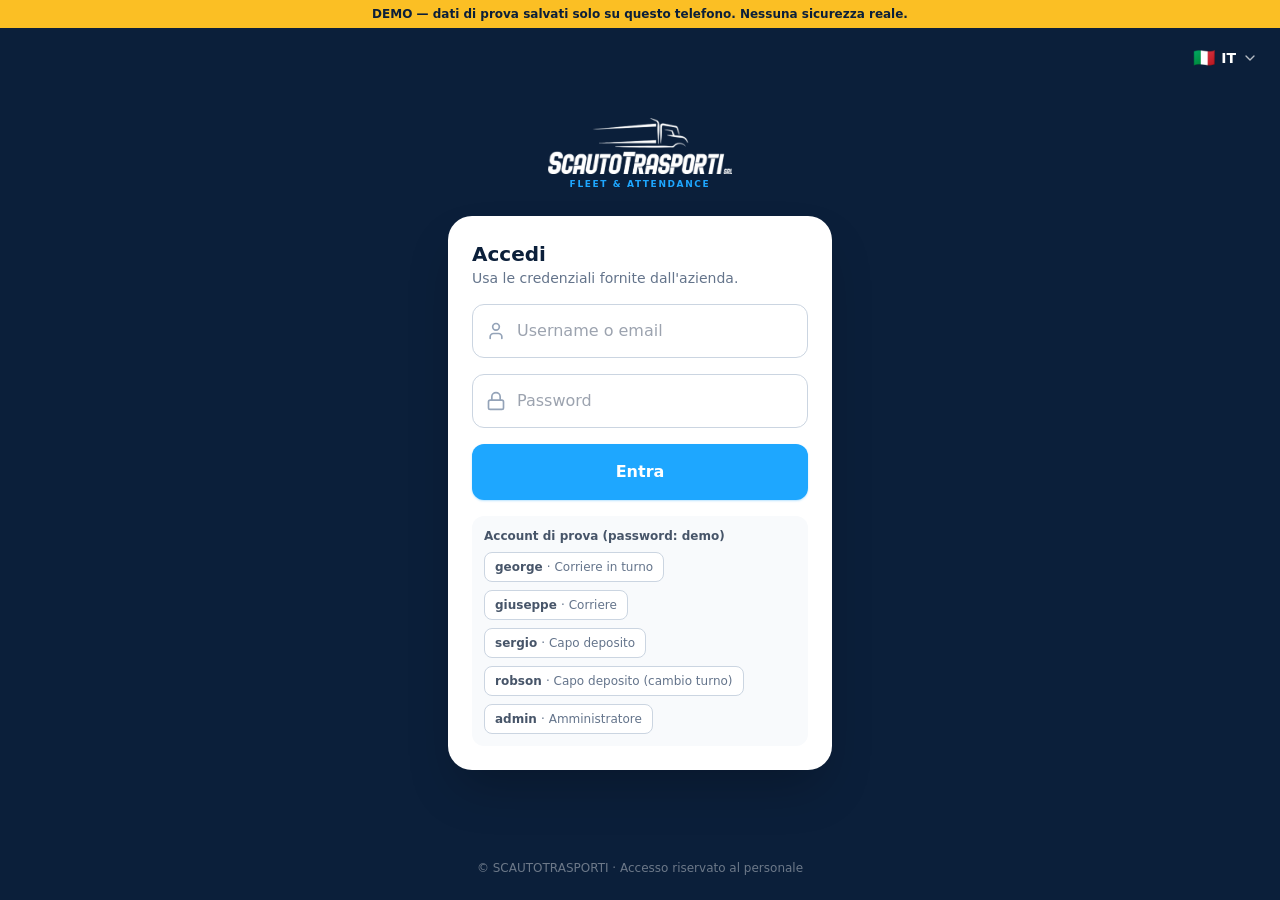
<file: index.html>
<!doctype html>
<html lang="it">
  <head>
    <meta charset="UTF-8" />
    <meta http-equiv="Content-Security-Policy" content="default-src 'self'; script-src 'self'; style-src 'self' 'unsafe-inline' https://fonts.googleapis.com; font-src 'self' https://fonts.gstatic.com; img-src 'self' data: blob: https://*.supabase.co; connect-src 'self' blob: https://*.supabase.co wss://*.supabase.co; media-src 'self' blob:; worker-src 'self' blob:; manifest-src 'self'; object-src 'none'; frame-src 'none'; base-uri 'self'; form-action 'self'; upgrade-insecure-requests" />
    <meta name="referrer" content="no-referrer" />
    <meta name="viewport" content="width=device-width, initial-scale=1, viewport-fit=cover" />
    <meta name="theme-color" content="#0B1F3A" />
    <meta name="apple-mobile-web-app-capable" content="yes" />
    <meta name="apple-mobile-web-app-status-bar-style" content="black-translucent" />
    <meta name="apple-mobile-web-app-title" content="SCAUTO" />
    <link rel="apple-touch-icon" href="./icons/apple-touch-icon.png" />
    <link rel="icon" type="image/png" href="./icons/favicon.png" />
    <link rel="preconnect" href="https://fonts.googleapis.com" />
    <link href="https://fonts.googleapis.com/css2?family=Inter:wght@400;500;600;700;800&display=swap" rel="stylesheet" />
    <title>SCAUTOTRASPORTI</title>
    <script type="module" crossorigin src="./assets/index-CXyvf2Ar.js"></script>
    <link rel="stylesheet" crossorigin href="./assets/index-Dw2viuCO.css">
  <link rel="manifest" href="./manifest.webmanifest"><script id="vite-plugin-pwa:register-sw" src="./registerSW.js"></script></head>
  <body>
    <div id="root"></div>
  </body>
</html>
</file>
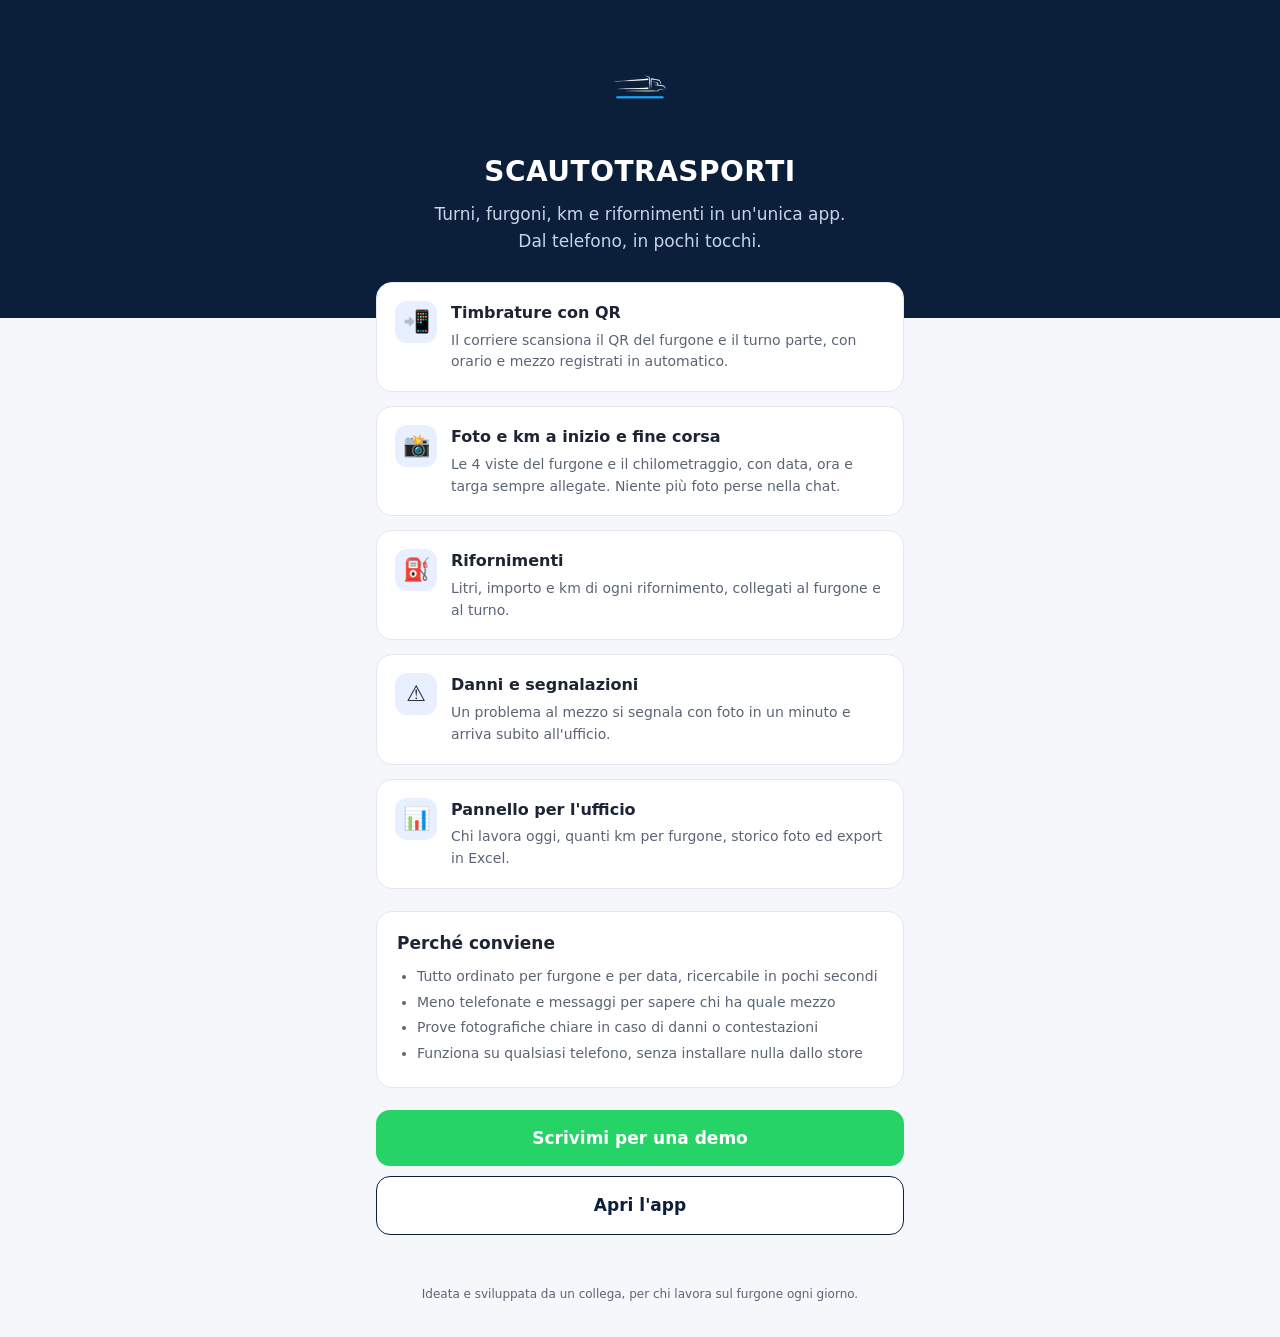
<file: scopri.html>
<!doctype html>
<html lang="it">
<head>
  <meta charset="UTF-8" />
  <meta name="viewport" content="width=device-width, initial-scale=1, viewport-fit=cover" />
  <title>SCAUTOTRASPORTI — Turni e furgoni sotto controllo</title>
  <meta name="description" content="Timbrature con QR, foto e km dei furgoni, rifornimenti e segnalazioni: tutto in un'app, dal telefono." />
  <meta name="theme-color" content="#0B1F3A" />
  <!-- Anteprima WhatsApp: sostituisci TUO-DOMINIO con l'indirizzo vero del sito -->
  <meta property="og:type" content="website" />
  <meta property="og:title" content="SCAUTOTRASPORTI" />
  <meta property="og:description" content="Turni, furgoni, km e rifornimenti in un'unica app." />
  <meta property="og:image" content="https://TUO-DOMINIO/icons/icon-512.png" />
  <meta property="og:url" content="https://TUO-DOMINIO/scopri.html" />
  <link rel="icon" type="image/png" href="./icons/favicon.png" />
  <style>
    :root { --navy:#0B1F3A; --blue:#1E5BD8; --green:#0F6E56; --ink:#1d2433; --muted:#5b6475; --line:#e4e7ee; --bg:#f5f7fb; }
    * { box-sizing:border-box; }
    body { margin:0; font-family:Inter,system-ui,-apple-system,"Segoe UI",sans-serif; color:var(--ink); background:var(--bg); line-height:1.55; }
    header { background:var(--navy); color:#fff; padding:48px 22px 64px; text-align:center; }
    header img { width:76px; height:76px; border-radius:18px; }
    h1 { font-size:28px; margin:18px 0 8px; letter-spacing:.5px; }
    header p { margin:0 auto; max-width:440px; color:#c8d3e6; font-size:17px; }
    main { max-width:560px; margin:-36px auto 0; padding:0 16px 40px; }
    .card { background:#fff; border:1px solid var(--line); border-radius:16px; padding:18px; margin-bottom:14px; display:flex; gap:14px; align-items:flex-start; }
    .ico { flex:0 0 42px; height:42px; border-radius:12px; background:#e8efff; display:flex; align-items:center; justify-content:center; font-size:22px; }
    .card h2 { font-size:16px; margin:0 0 4px; }
    .card p { margin:0; color:var(--muted); font-size:14px; }
    .why { background:#fff; border:1px solid var(--line); border-radius:16px; padding:18px 20px; margin:22px 0; }
    .why h2 { font-size:17px; margin:0 0 10px; }
    .why ul { margin:0; padding-left:20px; color:var(--muted); font-size:14px; }
    .why li { margin:4px 0; }
    .cta { display:block; text-align:center; text-decoration:none; font-weight:700; font-size:17px; border-radius:14px; padding:15px; margin-top:10px; }
    .wa { background:#25D366; color:#fff; }
    .demo { background:#fff; color:var(--navy); border:1.5px solid var(--navy); }
    footer { text-align:center; color:var(--muted); font-size:12px; padding:10px 16px 34px; }
  </style>
</head>
<body>
  <header>
    <img src="./icons/icon-512.png" alt="Logo SCAUTOTRASPORTI" />
    <h1>SCAUTOTRASPORTI</h1>
    <p>Turni, furgoni, km e rifornimenti in un'unica app. Dal telefono, in pochi tocchi.</p>
  </header>

  <main>
    <div class="card"><div class="ico">📲</div><div><h2>Timbrature con QR</h2><p>Il corriere scansiona il QR del furgone e il turno parte, con orario e mezzo registrati in automatico.</p></div></div>
    <div class="card"><div class="ico">📸</div><div><h2>Foto e km a inizio e fine corsa</h2><p>Le 4 viste del furgone e il chilometraggio, con data, ora e targa sempre allegate. Niente più foto perse nella chat.</p></div></div>
    <div class="card"><div class="ico">⛽</div><div><h2>Rifornimenti</h2><p>Litri, importo e km di ogni rifornimento, collegati al furgone e al turno.</p></div></div>
    <div class="card"><div class="ico">⚠️</div><div><h2>Danni e segnalazioni</h2><p>Un problema al mezzo si segnala con foto in un minuto e arriva subito all'ufficio.</p></div></div>
    <div class="card"><div class="ico">📊</div><div><h2>Pannello per l'ufficio</h2><p>Chi lavora oggi, quanti km per furgone, storico foto ed export in Excel.</p></div></div>

    <div class="why">
      <h2>Perché conviene</h2>
      <ul>
        <li>Tutto ordinato per furgone e per data, ricercabile in pochi secondi</li>
        <li>Meno telefonate e messaggi per sapere chi ha quale mezzo</li>
        <li>Prove fotografiche chiare in caso di danni o contestazioni</li>
        <li>Funziona su qualsiasi telefono, senza installare nulla dallo store</li>
      </ul>
    </div>

    <!-- Metti il tuo numero (con 39 davanti, senza + e spazi) -->
    <a class="cta wa" href="https://wa.me/39NUMERO?text=Ciao%2C%20vorrei%20vedere%20l%27app%20SCAUTOTRASPORTI">Scrivimi per una demo</a>
    <a class="cta demo" href="./">Apri l'app</a>
  </main>

  <footer>Ideata e sviluppata da un collega, per chi lavora sul furgone ogni giorno.</footer>
</body>
</html>
</file>
<file: assets/index-Dw2viuCO.css>
*,:before,:after{--tw-border-spacing-x: 0;--tw-border-spacing-y: 0;--tw-translate-x: 0;--tw-translate-y: 0;--tw-rotate: 0;--tw-skew-x: 0;--tw-skew-y: 0;--tw-scale-x: 1;--tw-scale-y: 1;--tw-pan-x: ;--tw-pan-y: ;--tw-pinch-zoom: ;--tw-scroll-snap-strictness: proximity;--tw-gradient-from-position: ;--tw-gradient-via-position: ;--tw-gradient-to-position: ;--tw-ordinal: ;--tw-slashed-zero: ;--tw-numeric-figure: ;--tw-numeric-spacing: ;--tw-numeric-fraction: ;--tw-ring-inset: ;--tw-ring-offset-width: 0px;--tw-ring-offset-color: #fff;--tw-ring-color: rgb(59 130 246 / .5);--tw-ring-offset-shadow: 0 0 #0000;--tw-ring-shadow: 0 0 #0000;--tw-shadow: 0 0 #0000;--tw-shadow-colored: 0 0 #0000;--tw-blur: ;--tw-brightness: ;--tw-contrast: ;--tw-grayscale: ;--tw-hue-rotate: ;--tw-invert: ;--tw-saturate: ;--tw-sepia: ;--tw-drop-shadow: ;--tw-backdrop-blur: ;--tw-backdrop-brightness: ;--tw-backdrop-contrast: ;--tw-backdrop-grayscale: ;--tw-backdrop-hue-rotate: ;--tw-backdrop-invert: ;--tw-backdrop-opacity: ;--tw-backdrop-saturate: ;--tw-backdrop-sepia: ;--tw-contain-size: ;--tw-contain-layout: ;--tw-contain-paint: ;--tw-contain-style: }::backdrop{--tw-border-spacing-x: 0;--tw-border-spacing-y: 0;--tw-translate-x: 0;--tw-translate-y: 0;--tw-rotate: 0;--tw-skew-x: 0;--tw-skew-y: 0;--tw-scale-x: 1;--tw-scale-y: 1;--tw-pan-x: ;--tw-pan-y: ;--tw-pinch-zoom: ;--tw-scroll-snap-strictness: proximity;--tw-gradient-from-position: ;--tw-gradient-via-position: ;--tw-gradient-to-position: ;--tw-ordinal: ;--tw-slashed-zero: ;--tw-numeric-figure: ;--tw-numeric-spacing: ;--tw-numeric-fraction: ;--tw-ring-inset: ;--tw-ring-offset-width: 0px;--tw-ring-offset-color: #fff;--tw-ring-color: rgb(59 130 246 / .5);--tw-ring-offset-shadow: 0 0 #0000;--tw-ring-shadow: 0 0 #0000;--tw-shadow: 0 0 #0000;--tw-shadow-colored: 0 0 #0000;--tw-blur: ;--tw-brightness: ;--tw-contrast: ;--tw-grayscale: ;--tw-hue-rotate: ;--tw-invert: ;--tw-saturate: ;--tw-sepia: ;--tw-drop-shadow: ;--tw-backdrop-blur: ;--tw-backdrop-brightness: ;--tw-backdrop-contrast: ;--tw-backdrop-grayscale: ;--tw-backdrop-hue-rotate: ;--tw-backdrop-invert: ;--tw-backdrop-opacity: ;--tw-backdrop-saturate: ;--tw-backdrop-sepia: ;--tw-contain-size: ;--tw-contain-layout: ;--tw-contain-paint: ;--tw-contain-style: }*,:before,:after{box-sizing:border-box;border-width:0;border-style:solid;border-color:#e5e7eb}:before,:after{--tw-content: ""}html,:host{line-height:1.5;-webkit-text-size-adjust:100%;-moz-tab-size:4;-o-tab-size:4;tab-size:4;font-family:Inter,system-ui,sans-serif;font-feature-settings:normal;font-variation-settings:normal;-webkit-tap-highlight-color:transparent}body{margin:0;line-height:inherit}hr{height:0;color:inherit;border-top-width:1px}abbr:where([title]){-webkit-text-decoration:underline dotted;text-decoration:underline dotted}h1,h2,h3,h4,h5,h6{font-size:inherit;font-weight:inherit}a{color:inherit;text-decoration:inherit}b,strong{font-weight:bolder}code,kbd,samp,pre{font-family:ui-monospace,SFMono-Regular,Menlo,Monaco,Consolas,Liberation Mono,Courier New,monospace;font-feature-settings:normal;font-variation-settings:normal;font-size:1em}small{font-size:80%}sub,sup{font-size:75%;line-height:0;position:relative;vertical-align:baseline}sub{bottom:-.25em}sup{top:-.5em}table{text-indent:0;border-color:inherit;border-collapse:collapse}button,input,optgroup,select,textarea{font-family:inherit;font-feature-settings:inherit;font-variation-settings:inherit;font-size:100%;font-weight:inherit;line-height:inherit;letter-spacing:inherit;color:inherit;margin:0;padding:0}button,select{text-transform:none}button,input:where([type=button]),input:where([type=reset]),input:where([type=submit]){-webkit-appearance:button;background-color:transparent;background-image:none}:-moz-focusring{outline:auto}:-moz-ui-invalid{box-shadow:none}progress{vertical-align:baseline}::-webkit-inner-spin-button,::-webkit-outer-spin-button{height:auto}[type=search]{-webkit-appearance:textfield;outline-offset:-2px}::-webkit-search-decoration{-webkit-appearance:none}::-webkit-file-upload-button{-webkit-appearance:button;font:inherit}summary{display:list-item}blockquote,dl,dd,h1,h2,h3,h4,h5,h6,hr,figure,p,pre{margin:0}fieldset{margin:0;padding:0}legend{padding:0}ol,ul,menu{list-style:none;margin:0;padding:0}dialog{padding:0}textarea{resize:vertical}input::-moz-placeholder,textarea::-moz-placeholder{opacity:1;color:#9ca3af}input::placeholder,textarea::placeholder{opacity:1;color:#9ca3af}button,[role=button]{cursor:pointer}:disabled{cursor:default}img,svg,video,canvas,audio,iframe,embed,object{display:block;vertical-align:middle}img,video{max-width:100%;height:auto}[hidden]:where(:not([hidden=until-found])){display:none}.pointer-events-none{pointer-events:none}.visible{visibility:visible}.static{position:static}.fixed{position:fixed}.absolute{position:absolute}.relative{position:relative}.sticky{position:sticky}.inset-0{top:0;right:0;bottom:0;left:0}.inset-\[12\.5\%\]{top:12.5%;right:12.5%;bottom:12.5%;left:12.5%}.inset-x-0{left:0;right:0}.inset-y-0{top:0;bottom:0}.bottom-0{bottom:0}.end-0{inset-inline-end:0px}.end-1{inset-inline-end:.25rem}.end-2{inset-inline-end:.5rem}.end-3{inset-inline-end:.75rem}.left-0{left:0}.right-0\.5{right:.125rem}.start-3{inset-inline-start:.75rem}.start-3\.5{inset-inline-start:.875rem}.top-0{top:0}.top-0\.5{top:.125rem}.top-1{top:.25rem}.top-1\/2{top:50%}.top-2{top:.5rem}.top-3{top:.75rem}.top-full{top:100%}.z-10{z-index:10}.z-20{z-index:20}.z-30{z-index:30}.z-50{z-index:50}.z-\[60\]{z-index:60}.z-\[70\]{z-index:70}.order-last{order:9999}.col-span-3{grid-column:span 3 / span 3}.m-auto{margin:auto}.mx-4{margin-left:1rem;margin-right:1rem}.mx-auto{margin-left:auto;margin-right:auto}.-me-2{margin-inline-end:-.5rem}.mb-0\.5{margin-bottom:.125rem}.mb-1{margin-bottom:.25rem}.mb-1\.5{margin-bottom:.375rem}.mb-2{margin-bottom:.5rem}.mb-3{margin-bottom:.75rem}.mb-4{margin-bottom:1rem}.mb-5{margin-bottom:1.25rem}.mb-6{margin-bottom:1.5rem}.me-1{margin-inline-end:.25rem}.me-2{margin-inline-end:.5rem}.ml-1\.5{margin-left:.375rem}.ml-2{margin-left:.5rem}.ml-auto{margin-left:auto}.ms-2{margin-inline-start:.5rem}.ms-auto{margin-inline-start:auto}.mt-0\.5{margin-top:.125rem}.mt-1{margin-top:.25rem}.mt-1\.5{margin-top:.375rem}.mt-2{margin-top:.5rem}.mt-3{margin-top:.75rem}.mt-4{margin-top:1rem}.mt-8{margin-top:2rem}.line-clamp-2{overflow:hidden;display:-webkit-box;-webkit-box-orient:vertical;-webkit-line-clamp:2}.block{display:block}.inline-block{display:inline-block}.inline{display:inline}.flex{display:flex}.inline-flex{display:inline-flex}.table{display:table}.grid{display:grid}.hidden{display:none}.aspect-\[4\/3\]{aspect-ratio:4/3}.aspect-square{aspect-ratio:1 / 1}.h-1\.5{height:.375rem}.h-10{height:2.5rem}.h-12{height:3rem}.h-14{height:3.5rem}.h-16{height:4rem}.h-2{height:.5rem}.h-20{height:5rem}.h-3{height:.75rem}.h-3\.5{height:.875rem}.h-4{height:1rem}.h-40{height:10rem}.h-48{height:12rem}.h-5{height:1.25rem}.h-6{height:1.5rem}.h-64{height:16rem}.h-7{height:1.75rem}.h-8{height:2rem}.h-\[min\(70vw\,60vh\)\]{height:min(70vw,60vh)}.h-full{height:100%}.h-px{height:1px}.h-screen{height:100vh}.max-h-48{max-height:12rem}.max-h-\[92vh\]{max-height:92vh}.max-h-full{max-height:100%}.min-h-0{min-height:0px}.min-h-\[68px\]{min-height:68px}.min-h-\[96px\]{min-height:96px}.min-h-\[calc\(100vh-28px\)\]{min-height:calc(100vh - 28px)}.min-h-screen{min-height:100vh}.w-10{width:2.5rem}.w-11{width:2.75rem}.w-12{width:3rem}.w-14{width:3.5rem}.w-16{width:4rem}.w-2{width:.5rem}.w-20{width:5rem}.w-24{width:6rem}.w-28{width:7rem}.w-3{width:.75rem}.w-3\.5{width:.875rem}.w-4{width:1rem}.w-48{width:12rem}.w-5{width:1.25rem}.w-56{width:14rem}.w-6{width:1.5rem}.w-64{width:16rem}.w-7{width:1.75rem}.w-8{width:2rem}.w-\[84\%\]{width:84%}.w-\[min\(70vw\,60vh\)\]{width:min(70vw,60vh)}.w-auto{width:auto}.w-full{width:100%}.min-w-0{min-width:0px}.min-w-5{min-width:1.25rem}.min-w-\[10rem\]{min-width:10rem}.min-w-\[12rem\]{min-width:12rem}.min-w-\[14rem\]{min-width:14rem}.min-w-\[2rem\]{min-width:2rem}.min-w-\[4\.6rem\]{min-width:4.6rem}.min-w-\[900px\]{min-width:900px}.min-w-full{min-width:100%}.max-w-3xl{max-width:48rem}.max-w-4xl{max-width:56rem}.max-w-\[14rem\]{max-width:14rem}.max-w-\[16rem\]{max-width:16rem}.max-w-\[180px\]{max-width:180px}.max-w-full{max-width:100%}.max-w-md{max-width:28rem}.max-w-sm{max-width:24rem}.max-w-xl{max-width:36rem}.max-w-xs{max-width:20rem}.flex-1{flex:1 1 0%}.shrink-0{flex-shrink:0}.-translate-y-1\/2{--tw-translate-y: -50%;transform:translate(var(--tw-translate-x),var(--tw-translate-y)) rotate(var(--tw-rotate)) skew(var(--tw-skew-x)) skewY(var(--tw-skew-y)) scaleX(var(--tw-scale-x)) scaleY(var(--tw-scale-y))}.translate-x-5{--tw-translate-x: 1.25rem;transform:translate(var(--tw-translate-x),var(--tw-translate-y)) rotate(var(--tw-rotate)) skew(var(--tw-skew-x)) skewY(var(--tw-skew-y)) scaleX(var(--tw-scale-x)) scaleY(var(--tw-scale-y))}.rotate-180{--tw-rotate: 180deg;transform:translate(var(--tw-translate-x),var(--tw-translate-y)) rotate(var(--tw-rotate)) skew(var(--tw-skew-x)) skewY(var(--tw-skew-y)) scaleX(var(--tw-scale-x)) scaleY(var(--tw-scale-y))}.scale-90{--tw-scale-x: .9;--tw-scale-y: .9;transform:translate(var(--tw-translate-x),var(--tw-translate-y)) rotate(var(--tw-rotate)) skew(var(--tw-skew-x)) skewY(var(--tw-skew-y)) scaleX(var(--tw-scale-x)) scaleY(var(--tw-scale-y))}.transform{transform:translate(var(--tw-translate-x),var(--tw-translate-y)) rotate(var(--tw-rotate)) skew(var(--tw-skew-x)) skewY(var(--tw-skew-y)) scaleX(var(--tw-scale-x)) scaleY(var(--tw-scale-y))}@keyframes fadein{0%{opacity:0;transform:translateY(6px)}to{opacity:1;transform:none}}.animate-fadein{animation:fadein .25s ease-out}@keyframes pulse{50%{opacity:.5}}.animate-pulse{animation:pulse 2s cubic-bezier(.4,0,.6,1) infinite}@keyframes spin{to{transform:rotate(360deg)}}.animate-spin{animation:spin 1s linear infinite}.cursor-pointer{cursor:pointer}.select-all{-webkit-user-select:all;-moz-user-select:all;user-select:all}.scroll-mt-24{scroll-margin-top:6rem}.list-disc{list-style-type:disc}.break-inside-avoid{-moz-column-break-inside:avoid;break-inside:avoid}.grid-cols-1{grid-template-columns:repeat(1,minmax(0,1fr))}.grid-cols-2{grid-template-columns:repeat(2,minmax(0,1fr))}.grid-cols-3{grid-template-columns:repeat(3,minmax(0,1fr))}.grid-cols-4{grid-template-columns:repeat(4,minmax(0,1fr))}.grid-cols-7{grid-template-columns:repeat(7,minmax(0,1fr))}.grid-cols-\[1fr_auto_1fr\]{grid-template-columns:1fr auto 1fr}.flex-col{flex-direction:column}.flex-wrap{flex-wrap:wrap}.items-start{align-items:flex-start}.items-end{align-items:flex-end}.items-center{align-items:center}.items-baseline{align-items:baseline}.justify-center{justify-content:center}.justify-between{justify-content:space-between}.gap-0\.5{gap:.125rem}.gap-1{gap:.25rem}.gap-1\.5{gap:.375rem}.gap-2{gap:.5rem}.gap-2\.5{gap:.625rem}.gap-3{gap:.75rem}.gap-4{gap:1rem}.gap-5{gap:1.25rem}.gap-6{gap:1.5rem}.gap-8{gap:2rem}.gap-x-2{-moz-column-gap:.5rem;column-gap:.5rem}.gap-x-2\.5{-moz-column-gap:.625rem;column-gap:.625rem}.gap-x-3{-moz-column-gap:.75rem;column-gap:.75rem}.gap-x-4{-moz-column-gap:1rem;column-gap:1rem}.gap-x-6{-moz-column-gap:1.5rem;column-gap:1.5rem}.gap-y-1\.5{row-gap:.375rem}.gap-y-2{row-gap:.5rem}.space-y-0\.5>:not([hidden])~:not([hidden]){--tw-space-y-reverse: 0;margin-top:calc(.125rem * calc(1 - var(--tw-space-y-reverse)));margin-bottom:calc(.125rem * var(--tw-space-y-reverse))}.space-y-1>:not([hidden])~:not([hidden]){--tw-space-y-reverse: 0;margin-top:calc(.25rem * calc(1 - var(--tw-space-y-reverse)));margin-bottom:calc(.25rem * var(--tw-space-y-reverse))}.space-y-1\.5>:not([hidden])~:not([hidden]){--tw-space-y-reverse: 0;margin-top:calc(.375rem * calc(1 - var(--tw-space-y-reverse)));margin-bottom:calc(.375rem * var(--tw-space-y-reverse))}.space-y-2>:not([hidden])~:not([hidden]){--tw-space-y-reverse: 0;margin-top:calc(.5rem * calc(1 - var(--tw-space-y-reverse)));margin-bottom:calc(.5rem * var(--tw-space-y-reverse))}.space-y-3>:not([hidden])~:not([hidden]){--tw-space-y-reverse: 0;margin-top:calc(.75rem * calc(1 - var(--tw-space-y-reverse)));margin-bottom:calc(.75rem * var(--tw-space-y-reverse))}.space-y-4>:not([hidden])~:not([hidden]){--tw-space-y-reverse: 0;margin-top:calc(1rem * calc(1 - var(--tw-space-y-reverse)));margin-bottom:calc(1rem * var(--tw-space-y-reverse))}.space-y-5>:not([hidden])~:not([hidden]){--tw-space-y-reverse: 0;margin-top:calc(1.25rem * calc(1 - var(--tw-space-y-reverse)));margin-bottom:calc(1.25rem * var(--tw-space-y-reverse))}.space-y-6>:not([hidden])~:not([hidden]){--tw-space-y-reverse: 0;margin-top:calc(1.5rem * calc(1 - var(--tw-space-y-reverse)));margin-bottom:calc(1.5rem * var(--tw-space-y-reverse))}.divide-x>:not([hidden])~:not([hidden]){--tw-divide-x-reverse: 0;border-right-width:calc(1px * var(--tw-divide-x-reverse));border-left-width:calc(1px * calc(1 - var(--tw-divide-x-reverse)))}.divide-y>:not([hidden])~:not([hidden]){--tw-divide-y-reverse: 0;border-top-width:calc(1px * calc(1 - var(--tw-divide-y-reverse)));border-bottom-width:calc(1px * var(--tw-divide-y-reverse))}.divide-slate-100>:not([hidden])~:not([hidden]){--tw-divide-opacity: 1;border-color:rgb(241 245 249 / var(--tw-divide-opacity, 1))}.overflow-auto{overflow:auto}.overflow-hidden{overflow:hidden}.overflow-x-auto{overflow-x:auto}.overflow-y-auto{overflow-y:auto}.truncate{overflow:hidden;text-overflow:ellipsis;white-space:nowrap}.whitespace-normal{white-space:normal}.whitespace-nowrap{white-space:nowrap}.whitespace-pre-wrap{white-space:pre-wrap}.break-words{overflow-wrap:break-word}.break-all{word-break:break-all}.rounded{border-radius:.25rem}.rounded-2xl{border-radius:1rem}.rounded-3xl{border-radius:1.5rem}.rounded-full{border-radius:9999px}.rounded-lg{border-radius:.5rem}.rounded-md{border-radius:.375rem}.rounded-xl{border-radius:.75rem}.rounded-t-3xl{border-top-left-radius:1.5rem;border-top-right-radius:1.5rem}.border{border-width:1px}.border-2{border-width:2px}.border-4{border-width:4px}.border-x{border-left-width:1px;border-right-width:1px}.border-b{border-bottom-width:1px}.border-s-\[6px\]{border-inline-start-width:6px}.border-t{border-top-width:1px}.border-dashed{border-style:dashed}.border-amber-200{--tw-border-opacity: 1;border-color:rgb(253 230 138 / var(--tw-border-opacity, 1))}.border-amber-300{--tw-border-opacity: 1;border-color:rgb(252 211 77 / var(--tw-border-opacity, 1))}.border-amber-400{--tw-border-opacity: 1;border-color:rgb(251 191 36 / var(--tw-border-opacity, 1))}.border-elettrico{--tw-border-opacity: 1;border-color:rgb(30 167 255 / var(--tw-border-opacity, 1))}.border-elettrico\/40{border-color:#1ea7ff66}.border-elettrico\/50{border-color:#1ea7ff80}.border-elettrico\/80{border-color:#1ea7ffcc}.border-emerald-200{--tw-border-opacity: 1;border-color:rgb(167 243 208 / var(--tw-border-opacity, 1))}.border-emerald-300{--tw-border-opacity: 1;border-color:rgb(110 231 183 / var(--tw-border-opacity, 1))}.border-emerald-400{--tw-border-opacity: 1;border-color:rgb(52 211 153 / var(--tw-border-opacity, 1))}.border-emerald-500{--tw-border-opacity: 1;border-color:rgb(16 185 129 / var(--tw-border-opacity, 1))}.border-emerald-600{--tw-border-opacity: 1;border-color:rgb(5 150 105 / var(--tw-border-opacity, 1))}.border-notte{--tw-border-opacity: 1;border-color:rgb(11 31 58 / var(--tw-border-opacity, 1))}.border-orange-300{--tw-border-opacity: 1;border-color:rgb(253 186 116 / var(--tw-border-opacity, 1))}.border-orange-600{--tw-border-opacity: 1;border-color:rgb(234 88 12 / var(--tw-border-opacity, 1))}.border-pink-300{--tw-border-opacity: 1;border-color:rgb(249 168 212 / var(--tw-border-opacity, 1))}.border-red-200{--tw-border-opacity: 1;border-color:rgb(254 202 202 / var(--tw-border-opacity, 1))}.border-red-300{--tw-border-opacity: 1;border-color:rgb(252 165 165 / var(--tw-border-opacity, 1))}.border-red-500{--tw-border-opacity: 1;border-color:rgb(239 68 68 / var(--tw-border-opacity, 1))}.border-red-600{--tw-border-opacity: 1;border-color:rgb(220 38 38 / var(--tw-border-opacity, 1))}.border-rose-200{--tw-border-opacity: 1;border-color:rgb(254 205 211 / var(--tw-border-opacity, 1))}.border-rose-300{--tw-border-opacity: 1;border-color:rgb(253 164 175 / var(--tw-border-opacity, 1))}.border-sky-300{--tw-border-opacity: 1;border-color:rgb(125 211 252 / var(--tw-border-opacity, 1))}.border-sky-600{--tw-border-opacity: 1;border-color:rgb(2 132 199 / var(--tw-border-opacity, 1))}.border-slate-100{--tw-border-opacity: 1;border-color:rgb(241 245 249 / var(--tw-border-opacity, 1))}.border-slate-200{--tw-border-opacity: 1;border-color:rgb(226 232 240 / var(--tw-border-opacity, 1))}.border-slate-300{--tw-border-opacity: 1;border-color:rgb(203 213 225 / var(--tw-border-opacity, 1))}.border-slate-400{--tw-border-opacity: 1;border-color:rgb(148 163 184 / var(--tw-border-opacity, 1))}.border-slate-700{--tw-border-opacity: 1;border-color:rgb(51 65 85 / var(--tw-border-opacity, 1))}.border-violet-300{--tw-border-opacity: 1;border-color:rgb(196 181 253 / var(--tw-border-opacity, 1))}.border-violet-600{--tw-border-opacity: 1;border-color:rgb(124 58 237 / var(--tw-border-opacity, 1))}.border-white{--tw-border-opacity: 1;border-color:rgb(255 255 255 / var(--tw-border-opacity, 1))}.border-white\/10{border-color:#ffffff1a}.border-white\/15{border-color:#ffffff26}.border-s-amber-500{--tw-border-opacity: 1;border-inline-start-color:rgb(245 158 11 / var(--tw-border-opacity, 1))}.border-s-rose-600{--tw-border-opacity: 1;border-inline-start-color:rgb(225 29 72 / var(--tw-border-opacity, 1))}.border-s-slate-400{--tw-border-opacity: 1;border-inline-start-color:rgb(148 163 184 / var(--tw-border-opacity, 1))}.\!bg-\[\#25D366\]{--tw-bg-opacity: 1 !important;background-color:rgb(37 211 102 / var(--tw-bg-opacity, 1))!important}.\!bg-red-600{--tw-bg-opacity: 1 !important;background-color:rgb(220 38 38 / var(--tw-bg-opacity, 1))!important}.bg-amber-100{--tw-bg-opacity: 1;background-color:rgb(254 243 199 / var(--tw-bg-opacity, 1))}.bg-amber-400{--tw-bg-opacity: 1;background-color:rgb(251 191 36 / var(--tw-bg-opacity, 1))}.bg-amber-50{--tw-bg-opacity: 1;background-color:rgb(255 251 235 / var(--tw-bg-opacity, 1))}.bg-amber-50\/50{background-color:#fffbeb80}.bg-amber-50\/60{background-color:#fffbeb99}.bg-amber-500\/20{background-color:#f59e0b33}.bg-black{--tw-bg-opacity: 1;background-color:rgb(0 0 0 / var(--tw-bg-opacity, 1))}.bg-black\/85{background-color:#000000d9}.bg-black\/90{background-color:#000000e6}.bg-cyan-100{--tw-bg-opacity: 1;background-color:rgb(207 250 254 / var(--tw-bg-opacity, 1))}.bg-elettrico{--tw-bg-opacity: 1;background-color:rgb(30 167 255 / var(--tw-bg-opacity, 1))}.bg-elettrico-50{--tw-bg-opacity: 1;background-color:rgb(232 246 255 / var(--tw-bg-opacity, 1))}.bg-emerald-100{--tw-bg-opacity: 1;background-color:rgb(209 250 229 / var(--tw-bg-opacity, 1))}.bg-emerald-50{--tw-bg-opacity: 1;background-color:rgb(236 253 245 / var(--tw-bg-opacity, 1))}.bg-emerald-50\/60{background-color:#ecfdf599}.bg-emerald-500{--tw-bg-opacity: 1;background-color:rgb(16 185 129 / var(--tw-bg-opacity, 1))}.bg-emerald-500\/20{background-color:#10b98133}.bg-emerald-600{--tw-bg-opacity: 1;background-color:rgb(5 150 105 / var(--tw-bg-opacity, 1))}.bg-fuchsia-100{--tw-bg-opacity: 1;background-color:rgb(250 232 255 / var(--tw-bg-opacity, 1))}.bg-notte{--tw-bg-opacity: 1;background-color:rgb(11 31 58 / var(--tw-bg-opacity, 1))}.bg-notte\/60{background-color:#0b1f3a99}.bg-notte\/70{background-color:#0b1f3ab3}.bg-notte\/75{background-color:#0b1f3abf}.bg-notte\/80{background-color:#0b1f3acc}.bg-orange-100{--tw-bg-opacity: 1;background-color:rgb(255 237 213 / var(--tw-bg-opacity, 1))}.bg-orange-50{--tw-bg-opacity: 1;background-color:rgb(255 247 237 / var(--tw-bg-opacity, 1))}.bg-orange-500{--tw-bg-opacity: 1;background-color:rgb(249 115 22 / var(--tw-bg-opacity, 1))}.bg-pink-100{--tw-bg-opacity: 1;background-color:rgb(252 231 243 / var(--tw-bg-opacity, 1))}.bg-red-100{--tw-bg-opacity: 1;background-color:rgb(254 226 226 / var(--tw-bg-opacity, 1))}.bg-red-50{--tw-bg-opacity: 1;background-color:rgb(254 242 242 / var(--tw-bg-opacity, 1))}.bg-red-50\/40{background-color:#fef2f266}.bg-red-50\/50{background-color:#fef2f280}.bg-red-500{--tw-bg-opacity: 1;background-color:rgb(239 68 68 / var(--tw-bg-opacity, 1))}.bg-red-500\/20{background-color:#ef444433}.bg-red-600{--tw-bg-opacity: 1;background-color:rgb(220 38 38 / var(--tw-bg-opacity, 1))}.bg-rose-50{--tw-bg-opacity: 1;background-color:rgb(255 241 242 / var(--tw-bg-opacity, 1))}.bg-rose-600{--tw-bg-opacity: 1;background-color:rgb(225 29 72 / var(--tw-bg-opacity, 1))}.bg-sky-100{--tw-bg-opacity: 1;background-color:rgb(224 242 254 / var(--tw-bg-opacity, 1))}.bg-sky-50{--tw-bg-opacity: 1;background-color:rgb(240 249 255 / var(--tw-bg-opacity, 1))}.bg-sky-500{--tw-bg-opacity: 1;background-color:rgb(14 165 233 / var(--tw-bg-opacity, 1))}.bg-slate-100{--tw-bg-opacity: 1;background-color:rgb(241 245 249 / var(--tw-bg-opacity, 1))}.bg-slate-200{--tw-bg-opacity: 1;background-color:rgb(226 232 240 / var(--tw-bg-opacity, 1))}.bg-slate-200\/70{background-color:#e2e8f0b3}.bg-slate-50{--tw-bg-opacity: 1;background-color:rgb(248 250 252 / var(--tw-bg-opacity, 1))}.bg-slate-50\/60{background-color:#f8fafc99}.bg-slate-700{--tw-bg-opacity: 1;background-color:rgb(51 65 85 / var(--tw-bg-opacity, 1))}.bg-slate-900{--tw-bg-opacity: 1;background-color:rgb(15 23 42 / var(--tw-bg-opacity, 1))}.bg-teal-100{--tw-bg-opacity: 1;background-color:rgb(204 251 241 / var(--tw-bg-opacity, 1))}.bg-violet-100{--tw-bg-opacity: 1;background-color:rgb(237 233 254 / var(--tw-bg-opacity, 1))}.bg-violet-500{--tw-bg-opacity: 1;background-color:rgb(139 92 246 / var(--tw-bg-opacity, 1))}.bg-white{--tw-bg-opacity: 1;background-color:rgb(255 255 255 / var(--tw-bg-opacity, 1))}.bg-white\/10{background-color:#ffffff1a}.bg-white\/15{background-color:#ffffff26}.bg-white\/20{background-color:#fff3}.bg-white\/25{background-color:#ffffff40}.bg-white\/30{background-color:#ffffff4d}.bg-white\/60{background-color:#fff9}.object-contain{-o-object-fit:contain;object-fit:contain}.object-cover{-o-object-fit:cover;object-fit:cover}.p-0{padding:0}.p-0\.5{padding:.125rem}.p-1{padding:.25rem}.p-1\.5{padding:.375rem}.p-2{padding:.5rem}.p-2\.5{padding:.625rem}.p-3{padding:.75rem}.p-3\.5{padding:.875rem}.p-4{padding:1rem}.p-5{padding:1.25rem}.p-6{padding:1.5rem}.p-8{padding:2rem}.px-0\.5{padding-left:.125rem;padding-right:.125rem}.px-1{padding-left:.25rem;padding-right:.25rem}.px-1\.5{padding-left:.375rem;padding-right:.375rem}.px-2{padding-left:.5rem;padding-right:.5rem}.px-2\.5{padding-left:.625rem;padding-right:.625rem}.px-3{padding-left:.75rem;padding-right:.75rem}.px-3\.5{padding-left:.875rem;padding-right:.875rem}.px-4{padding-left:1rem;padding-right:1rem}.px-5{padding-left:1.25rem;padding-right:1.25rem}.py-0\.5{padding-top:.125rem;padding-bottom:.125rem}.py-1{padding-top:.25rem;padding-bottom:.25rem}.py-1\.5{padding-top:.375rem;padding-bottom:.375rem}.py-10{padding-top:2.5rem;padding-bottom:2.5rem}.py-16{padding-top:4rem;padding-bottom:4rem}.py-2{padding-top:.5rem;padding-bottom:.5rem}.py-2\.5{padding-top:.625rem;padding-bottom:.625rem}.py-3{padding-top:.75rem;padding-bottom:.75rem}.py-3\.5{padding-top:.875rem;padding-bottom:.875rem}.py-4{padding-top:1rem;padding-bottom:1rem}.py-5{padding-top:1.25rem;padding-bottom:1.25rem}.pb-0\.5{padding-bottom:.125rem}.pb-1{padding-bottom:.25rem}.pb-1\.5{padding-bottom:.375rem}.pb-10{padding-bottom:2.5rem}.pb-16{padding-bottom:4rem}.pb-2{padding-bottom:.5rem}.pb-3{padding-bottom:.75rem}.pb-6{padding-bottom:1.5rem}.pe-3{padding-inline-end:.75rem}.ps-11{padding-inline-start:2.75rem}.ps-5{padding-inline-start:1.25rem}.ps-9{padding-inline-start:2.25rem}.pt-0{padding-top:0}.pt-1{padding-top:.25rem}.pt-2{padding-top:.5rem}.pt-3{padding-top:.75rem}.pt-4{padding-top:1rem}.pt-5{padding-top:1.25rem}.text-left{text-align:left}.text-center{text-align:center}.text-right{text-align:right}.text-start{text-align:start}.text-end{text-align:end}.align-top{vertical-align:top}.font-mono{font-family:ui-monospace,SFMono-Regular,Menlo,Monaco,Consolas,Liberation Mono,Courier New,monospace}.text-2xl{font-size:1.5rem;line-height:2rem}.text-3xl{font-size:1.875rem;line-height:2.25rem}.text-4xl{font-size:2.25rem;line-height:2.5rem}.text-\[10px\]{font-size:10px}.text-\[11px\]{font-size:11px}.text-\[13px\]{font-size:13px}.text-\[15px\]{font-size:15px}.text-\[9px\]{font-size:9px}.text-base{font-size:1rem;line-height:1.5rem}.text-lg{font-size:1.125rem;line-height:1.75rem}.text-sm{font-size:.875rem;line-height:1.25rem}.text-xl{font-size:1.25rem;line-height:1.75rem}.text-xs{font-size:.75rem;line-height:1rem}.font-black{font-weight:900}.font-bold{font-weight:700}.font-extrabold{font-weight:800}.font-medium{font-weight:500}.font-normal{font-weight:400}.font-semibold{font-weight:600}.uppercase{text-transform:uppercase}.capitalize{text-transform:capitalize}.tabular-nums{--tw-numeric-spacing: tabular-nums;font-variant-numeric:var(--tw-ordinal) var(--tw-slashed-zero) var(--tw-numeric-figure) var(--tw-numeric-spacing) var(--tw-numeric-fraction)}.leading-none{line-height:1}.leading-relaxed{line-height:1.625}.leading-tight{line-height:1.25}.tracking-\[0\.14em\]{letter-spacing:.14em}.tracking-\[0\.18em\]{letter-spacing:.18em}.tracking-\[0\.3em\]{letter-spacing:.3em}.tracking-wide{letter-spacing:.025em}.tracking-wider{letter-spacing:.05em}.tracking-widest{letter-spacing:.1em}.\!text-white{--tw-text-opacity: 1 !important;color:rgb(255 255 255 / var(--tw-text-opacity, 1))!important}.text-amber-100{--tw-text-opacity: 1;color:rgb(254 243 199 / var(--tw-text-opacity, 1))}.text-amber-500{--tw-text-opacity: 1;color:rgb(245 158 11 / var(--tw-text-opacity, 1))}.text-amber-700{--tw-text-opacity: 1;color:rgb(180 83 9 / var(--tw-text-opacity, 1))}.text-amber-800{--tw-text-opacity: 1;color:rgb(146 64 14 / var(--tw-text-opacity, 1))}.text-amber-900{--tw-text-opacity: 1;color:rgb(120 53 15 / var(--tw-text-opacity, 1))}.text-cyan-800{--tw-text-opacity: 1;color:rgb(21 94 117 / var(--tw-text-opacity, 1))}.text-elettrico{--tw-text-opacity: 1;color:rgb(30 167 255 / var(--tw-text-opacity, 1))}.text-elettrico-700{--tw-text-opacity: 1;color:rgb(8 112 181 / var(--tw-text-opacity, 1))}.text-emerald-100{--tw-text-opacity: 1;color:rgb(209 250 229 / var(--tw-text-opacity, 1))}.text-emerald-300{--tw-text-opacity: 1;color:rgb(110 231 183 / var(--tw-text-opacity, 1))}.text-emerald-500{--tw-text-opacity: 1;color:rgb(16 185 129 / var(--tw-text-opacity, 1))}.text-emerald-600{--tw-text-opacity: 1;color:rgb(5 150 105 / var(--tw-text-opacity, 1))}.text-emerald-700{--tw-text-opacity: 1;color:rgb(4 120 87 / var(--tw-text-opacity, 1))}.text-emerald-800{--tw-text-opacity: 1;color:rgb(6 95 70 / var(--tw-text-opacity, 1))}.text-emerald-900{--tw-text-opacity: 1;color:rgb(6 78 59 / var(--tw-text-opacity, 1))}.text-fuchsia-800{--tw-text-opacity: 1;color:rgb(134 25 143 / var(--tw-text-opacity, 1))}.text-notte{--tw-text-opacity: 1;color:rgb(11 31 58 / var(--tw-text-opacity, 1))}.text-orange-700{--tw-text-opacity: 1;color:rgb(194 65 12 / var(--tw-text-opacity, 1))}.text-orange-800{--tw-text-opacity: 1;color:rgb(154 52 18 / var(--tw-text-opacity, 1))}.text-pink-900{--tw-text-opacity: 1;color:rgb(131 24 67 / var(--tw-text-opacity, 1))}.text-red-200{--tw-text-opacity: 1;color:rgb(254 202 202 / var(--tw-text-opacity, 1))}.text-red-400{--tw-text-opacity: 1;color:rgb(248 113 113 / var(--tw-text-opacity, 1))}.text-red-600{--tw-text-opacity: 1;color:rgb(220 38 38 / var(--tw-text-opacity, 1))}.text-red-600\/70{color:#dc2626b3}.text-red-700{--tw-text-opacity: 1;color:rgb(185 28 28 / var(--tw-text-opacity, 1))}.text-red-800{--tw-text-opacity: 1;color:rgb(153 27 27 / var(--tw-text-opacity, 1))}.text-red-900{--tw-text-opacity: 1;color:rgb(127 29 29 / var(--tw-text-opacity, 1))}.text-rose-700{--tw-text-opacity: 1;color:rgb(190 18 60 / var(--tw-text-opacity, 1))}.text-rose-800{--tw-text-opacity: 1;color:rgb(159 18 57 / var(--tw-text-opacity, 1))}.text-sky-200{--tw-text-opacity: 1;color:rgb(186 230 253 / var(--tw-text-opacity, 1))}.text-sky-700{--tw-text-opacity: 1;color:rgb(3 105 161 / var(--tw-text-opacity, 1))}.text-sky-800{--tw-text-opacity: 1;color:rgb(7 89 133 / var(--tw-text-opacity, 1))}.text-sky-900{--tw-text-opacity: 1;color:rgb(12 74 110 / var(--tw-text-opacity, 1))}.text-slate-100{--tw-text-opacity: 1;color:rgb(241 245 249 / var(--tw-text-opacity, 1))}.text-slate-300{--tw-text-opacity: 1;color:rgb(203 213 225 / var(--tw-text-opacity, 1))}.text-slate-400{--tw-text-opacity: 1;color:rgb(148 163 184 / var(--tw-text-opacity, 1))}.text-slate-500{--tw-text-opacity: 1;color:rgb(100 116 139 / var(--tw-text-opacity, 1))}.text-slate-600{--tw-text-opacity: 1;color:rgb(71 85 105 / var(--tw-text-opacity, 1))}.text-slate-700{--tw-text-opacity: 1;color:rgb(51 65 85 / var(--tw-text-opacity, 1))}.text-slate-800{--tw-text-opacity: 1;color:rgb(30 41 59 / var(--tw-text-opacity, 1))}.text-teal-800{--tw-text-opacity: 1;color:rgb(17 94 89 / var(--tw-text-opacity, 1))}.text-violet-800{--tw-text-opacity: 1;color:rgb(91 33 182 / var(--tw-text-opacity, 1))}.text-violet-900{--tw-text-opacity: 1;color:rgb(76 29 149 / var(--tw-text-opacity, 1))}.text-white{--tw-text-opacity: 1;color:rgb(255 255 255 / var(--tw-text-opacity, 1))}.text-white\/35{color:#ffffff59}.text-white\/40{color:#fff6}.text-white\/45{color:#ffffff73}.text-white\/50{color:#ffffff80}.text-white\/55{color:#ffffff8c}.text-white\/60{color:#fff9}.text-white\/70{color:#ffffffb3}.text-white\/75{color:#ffffffbf}.text-white\/80{color:#fffc}.underline{text-decoration-line:underline}.line-through{text-decoration-line:line-through}.accent-elettrico{accent-color:#1EA7FF}.accent-red-600{accent-color:#dc2626}.opacity-50{opacity:.5}.opacity-60{opacity:.6}.opacity-70{opacity:.7}.opacity-75{opacity:.75}.opacity-80{opacity:.8}.opacity-90{opacity:.9}.shadow-2xl{--tw-shadow: 0 25px 50px -12px rgb(0 0 0 / .25);--tw-shadow-colored: 0 25px 50px -12px var(--tw-shadow-color);box-shadow:var(--tw-ring-offset-shadow, 0 0 #0000),var(--tw-ring-shadow, 0 0 #0000),var(--tw-shadow)}.shadow-\[0_0_0_9999px_rgba\(11\,31\,58\,\.35\)\]{--tw-shadow: 0 0 0 9999px rgba(11,31,58,.35);--tw-shadow-colored: 0 0 0 9999px var(--tw-shadow-color);box-shadow:var(--tw-ring-offset-shadow, 0 0 #0000),var(--tw-ring-shadow, 0 0 #0000),var(--tw-shadow)}.shadow-lg{--tw-shadow: 0 10px 15px -3px rgb(0 0 0 / .1), 0 4px 6px -4px rgb(0 0 0 / .1);--tw-shadow-colored: 0 10px 15px -3px var(--tw-shadow-color), 0 4px 6px -4px var(--tw-shadow-color);box-shadow:var(--tw-ring-offset-shadow, 0 0 #0000),var(--tw-ring-shadow, 0 0 #0000),var(--tw-shadow)}.shadow-sm{--tw-shadow: 0 1px 2px 0 rgb(0 0 0 / .05);--tw-shadow-colored: 0 1px 2px 0 var(--tw-shadow-color);box-shadow:var(--tw-ring-offset-shadow, 0 0 #0000),var(--tw-ring-shadow, 0 0 #0000),var(--tw-shadow)}.shadow-xl{--tw-shadow: 0 20px 25px -5px rgb(0 0 0 / .1), 0 8px 10px -6px rgb(0 0 0 / .1);--tw-shadow-colored: 0 20px 25px -5px var(--tw-shadow-color), 0 8px 10px -6px var(--tw-shadow-color);box-shadow:var(--tw-ring-offset-shadow, 0 0 #0000),var(--tw-ring-shadow, 0 0 #0000),var(--tw-shadow)}.shadow-elettrico\/30{--tw-shadow-color: rgb(30 167 255 / .3);--tw-shadow: var(--tw-shadow-colored)}.shadow-emerald-600\/30{--tw-shadow-color: rgb(5 150 105 / .3);--tw-shadow: var(--tw-shadow-colored)}.shadow-notte\/20{--tw-shadow-color: rgb(11 31 58 / .2);--tw-shadow: var(--tw-shadow-colored)}.shadow-notte\/30{--tw-shadow-color: rgb(11 31 58 / .3);--tw-shadow: var(--tw-shadow-colored)}.outline-none{outline:2px solid transparent;outline-offset:2px}.outline{outline-style:solid}.outline-2{outline-width:2px}.-outline-offset-2{outline-offset:-2px}.outline-offset-2{outline-offset:2px}.ring-2{--tw-ring-offset-shadow: var(--tw-ring-inset) 0 0 0 var(--tw-ring-offset-width) var(--tw-ring-offset-color);--tw-ring-shadow: var(--tw-ring-inset) 0 0 0 calc(2px + var(--tw-ring-offset-width)) var(--tw-ring-color);box-shadow:var(--tw-ring-offset-shadow),var(--tw-ring-shadow),var(--tw-shadow, 0 0 #0000)}.ring-elettrico{--tw-ring-opacity: 1;--tw-ring-color: rgb(30 167 255 / var(--tw-ring-opacity, 1))}.ring-notte{--tw-ring-opacity: 1;--tw-ring-color: rgb(11 31 58 / var(--tw-ring-opacity, 1))}.ring-white{--tw-ring-opacity: 1;--tw-ring-color: rgb(255 255 255 / var(--tw-ring-opacity, 1))}.ring-offset-1{--tw-ring-offset-width: 1px}.filter{filter:var(--tw-blur) var(--tw-brightness) var(--tw-contrast) var(--tw-grayscale) var(--tw-hue-rotate) var(--tw-invert) var(--tw-saturate) var(--tw-sepia) var(--tw-drop-shadow)}.transition{transition-property:color,background-color,border-color,text-decoration-color,fill,stroke,opacity,box-shadow,transform,filter,backdrop-filter;transition-timing-function:cubic-bezier(.4,0,.2,1);transition-duration:.15s}.transition-all{transition-property:all;transition-timing-function:cubic-bezier(.4,0,.2,1);transition-duration:.15s}.transition-colors{transition-property:color,background-color,border-color,text-decoration-color,fill,stroke;transition-timing-function:cubic-bezier(.4,0,.2,1);transition-duration:.15s}.transition-transform{transition-property:transform;transition-timing-function:cubic-bezier(.4,0,.2,1);transition-duration:.15s}.duration-500{transition-duration:.5s}html,body,#root{min-height:100%}body{--tw-bg-opacity: 1;background-color:rgb(241 245 249 / var(--tw-bg-opacity, 1));--tw-text-opacity: 1;color:rgb(11 31 58 / var(--tw-text-opacity, 1));-webkit-font-smoothing:antialiased;-moz-osx-font-smoothing:grayscale;-webkit-tap-highlight-color:transparent;padding-bottom:env(safe-area-inset-bottom)}input[type=number]::-webkit-inner-spin-button{-webkit-appearance:none}.tabular-nums{font-variant-numeric:tabular-nums}@media (max-width: 639px){input,select,textarea{font-size:16px!important}.rtable{overflow:visible;border:0;background:transparent}.rtable table,.rtable tbody,.rtable tr,.rtable td{display:block;width:100%}.rtable table{border:0}.rtable thead{display:none}.rtable tbody{display:flex;flex-direction:column;gap:10px;border:0!important}.rtable tbody tr{background:#fff;border:1px solid rgb(226 232 240);border-radius:16px;padding:8px 0}.rtable td{display:block;overflow:hidden;padding:5px 14px!important;white-space:normal!important;text-align:right}.rtable td:before{content:attr(data-label);float:left;margin-right:12px;padding-top:2px;text-align:left;font-size:11px;font-weight:700;letter-spacing:.04em;text-transform:uppercase;color:#64748b}.rtable td>div{justify-content:flex-end}.rtable td[data-label=""]:before{content:none}.rtable td:first-child{font-size:15px;font-weight:700}.rtable td[colspan]{text-align:left}}.hover\:border-elettrico:hover{--tw-border-opacity: 1;border-color:rgb(30 167 255 / var(--tw-border-opacity, 1))}.hover\:border-slate-300:hover{--tw-border-opacity: 1;border-color:rgb(203 213 225 / var(--tw-border-opacity, 1))}.hover\:\!bg-\[\#1EBE5A\]:hover{--tw-bg-opacity: 1 !important;background-color:rgb(30 190 90 / var(--tw-bg-opacity, 1))!important}.hover\:\!bg-red-700:hover{--tw-bg-opacity: 1 !important;background-color:rgb(185 28 28 / var(--tw-bg-opacity, 1))!important}.hover\:bg-amber-100:hover{--tw-bg-opacity: 1;background-color:rgb(254 243 199 / var(--tw-bg-opacity, 1))}.hover\:bg-elettrico-50:hover{--tw-bg-opacity: 1;background-color:rgb(232 246 255 / var(--tw-bg-opacity, 1))}.hover\:bg-elettrico-50\/50:hover{background-color:#e8f6ff80}.hover\:bg-elettrico-600:hover{--tw-bg-opacity: 1;background-color:rgb(10 139 224 / var(--tw-bg-opacity, 1))}.hover\:bg-elettrico\/10:hover{background-color:#1ea7ff1a}.hover\:bg-emerald-700:hover{--tw-bg-opacity: 1;background-color:rgb(4 120 87 / var(--tw-bg-opacity, 1))}.hover\:bg-notte-700:hover{--tw-bg-opacity: 1;background-color:rgb(19 44 80 / var(--tw-bg-opacity, 1))}.hover\:bg-orange-100:hover{--tw-bg-opacity: 1;background-color:rgb(255 237 213 / var(--tw-bg-opacity, 1))}.hover\:bg-red-700:hover{--tw-bg-opacity: 1;background-color:rgb(185 28 28 / var(--tw-bg-opacity, 1))}.hover\:bg-rose-100:hover{--tw-bg-opacity: 1;background-color:rgb(255 228 230 / var(--tw-bg-opacity, 1))}.hover\:bg-slate-100:hover{--tw-bg-opacity: 1;background-color:rgb(241 245 249 / var(--tw-bg-opacity, 1))}.hover\:bg-slate-200:hover{--tw-bg-opacity: 1;background-color:rgb(226 232 240 / var(--tw-bg-opacity, 1))}.hover\:bg-slate-50:hover{--tw-bg-opacity: 1;background-color:rgb(248 250 252 / var(--tw-bg-opacity, 1))}.hover\:bg-white:hover{--tw-bg-opacity: 1;background-color:rgb(255 255 255 / var(--tw-bg-opacity, 1))}.hover\:bg-white\/10:hover{background-color:#ffffff1a}.hover\:text-elettrico-700:hover{--tw-text-opacity: 1;color:rgb(8 112 181 / var(--tw-text-opacity, 1))}.hover\:text-notte:hover{--tw-text-opacity: 1;color:rgb(11 31 58 / var(--tw-text-opacity, 1))}.hover\:text-slate-700:hover{--tw-text-opacity: 1;color:rgb(51 65 85 / var(--tw-text-opacity, 1))}.hover\:text-white:hover{--tw-text-opacity: 1;color:rgb(255 255 255 / var(--tw-text-opacity, 1))}.hover\:underline:hover{text-decoration-line:underline}.hover\:brightness-95:hover{--tw-brightness: brightness(.95);filter:var(--tw-blur) var(--tw-brightness) var(--tw-contrast) var(--tw-grayscale) var(--tw-hue-rotate) var(--tw-invert) var(--tw-saturate) var(--tw-sepia) var(--tw-drop-shadow)}.focus\:border-elettrico:focus{--tw-border-opacity: 1;border-color:rgb(30 167 255 / var(--tw-border-opacity, 1))}.focus\:ring-4:focus{--tw-ring-offset-shadow: var(--tw-ring-inset) 0 0 0 var(--tw-ring-offset-width) var(--tw-ring-offset-color);--tw-ring-shadow: var(--tw-ring-inset) 0 0 0 calc(4px + var(--tw-ring-offset-width)) var(--tw-ring-color);box-shadow:var(--tw-ring-offset-shadow),var(--tw-ring-shadow),var(--tw-shadow, 0 0 #0000)}.focus\:ring-elettrico\/15:focus{--tw-ring-color: rgb(30 167 255 / .15)}.active\:scale-95:active{--tw-scale-x: .95;--tw-scale-y: .95;transform:translate(var(--tw-translate-x),var(--tw-translate-y)) rotate(var(--tw-rotate)) skew(var(--tw-skew-x)) skewY(var(--tw-skew-y)) scaleX(var(--tw-scale-x)) scaleY(var(--tw-scale-y))}.active\:scale-\[\.97\]:active{--tw-scale-x: .97;--tw-scale-y: .97;transform:translate(var(--tw-translate-x),var(--tw-translate-y)) rotate(var(--tw-rotate)) skew(var(--tw-skew-x)) skewY(var(--tw-skew-y)) scaleX(var(--tw-scale-x)) scaleY(var(--tw-scale-y))}.active\:scale-\[\.98\]:active{--tw-scale-x: .98;--tw-scale-y: .98;transform:translate(var(--tw-translate-x),var(--tw-translate-y)) rotate(var(--tw-rotate)) skew(var(--tw-skew-x)) skewY(var(--tw-skew-y)) scaleX(var(--tw-scale-x)) scaleY(var(--tw-scale-y))}.active\:bg-slate-50:active{--tw-bg-opacity: 1;background-color:rgb(248 250 252 / var(--tw-bg-opacity, 1))}.disabled\:pointer-events-none:disabled{pointer-events:none}.disabled\:bg-slate-100:disabled{--tw-bg-opacity: 1;background-color:rgb(241 245 249 / var(--tw-bg-opacity, 1))}.disabled\:bg-slate-200\/70:disabled{background-color:#e2e8f0b3}.disabled\:text-slate-400:disabled{--tw-text-opacity: 1;color:rgb(148 163 184 / var(--tw-text-opacity, 1))}.disabled\:opacity-30:disabled{opacity:.3}.disabled\:opacity-50:disabled{opacity:.5}.disabled\:opacity-60:disabled{opacity:.6}.group:hover .group-hover\:scale-105{--tw-scale-x: 1.05;--tw-scale-y: 1.05;transform:translate(var(--tw-translate-x),var(--tw-translate-y)) rotate(var(--tw-rotate)) skew(var(--tw-skew-x)) skewY(var(--tw-skew-y)) scaleX(var(--tw-scale-x)) scaleY(var(--tw-scale-y))}@media (min-width: 400px){.min-\[400px\]\:block{display:block}}@media (min-width: 640px){.sm\:order-none{order:0}.sm\:ml-auto{margin-left:auto}.sm\:ms-1{margin-inline-start:.25rem}.sm\:block{display:block}.sm\:inline-flex{display:inline-flex}.sm\:hidden{display:none}.sm\:aspect-auto{aspect-ratio:auto}.sm\:h-16{height:4rem}.sm\:w-64{width:16rem}.sm\:w-80{width:20rem}.sm\:w-96{width:24rem}.sm\:w-auto{width:auto}.sm\:max-w-4xl{max-width:56rem}.sm\:max-w-\[11rem\]{max-width:11rem}.sm\:max-w-\[15rem\]{max-width:15rem}.sm\:max-w-lg{max-width:32rem}.sm\:flex-none{flex:none}.sm\:grid-cols-2{grid-template-columns:repeat(2,minmax(0,1fr))}.sm\:grid-cols-3{grid-template-columns:repeat(3,minmax(0,1fr))}.sm\:grid-cols-4{grid-template-columns:repeat(4,minmax(0,1fr))}.sm\:grid-cols-\[200px_1fr\]{grid-template-columns:200px 1fr}.sm\:items-center{align-items:center}.sm\:gap-1\.5{gap:.375rem}.sm\:rounded-3xl{border-radius:1.5rem}.sm\:rounded-xl{border-radius:.75rem}.sm\:p-4{padding:1rem}.sm\:text-\[11px\]{font-size:11px}.sm\:text-base{font-size:1rem;line-height:1.5rem}}@media (min-width: 768px){.md\:mt-0{margin-top:0}.md\:block{display:block}.md\:hidden{display:none}.md\:grid-cols-2{grid-template-columns:repeat(2,minmax(0,1fr))}.md\:grid-cols-3{grid-template-columns:repeat(3,minmax(0,1fr))}.md\:grid-cols-4{grid-template-columns:repeat(4,minmax(0,1fr))}}@media (min-width: 1024px){.lg\:flex{display:flex}.lg\:hidden{display:none}.lg\:grid-cols-2{grid-template-columns:repeat(2,minmax(0,1fr))}.lg\:grid-cols-4{grid-template-columns:repeat(4,minmax(0,1fr))}.lg\:grid-cols-5{grid-template-columns:repeat(5,minmax(0,1fr))}.lg\:px-8{padding-left:2rem;padding-right:2rem}.lg\:py-1\.5{padding-top:.375rem;padding-bottom:.375rem}.lg\:py-6{padding-top:1.5rem;padding-bottom:1.5rem}.lg\:text-sm{font-size:.875rem;line-height:1.25rem}}@media (min-width: 1280px){.xl\:col-span-2{grid-column:span 2 / span 2}.xl\:grid-cols-2{grid-template-columns:repeat(2,minmax(0,1fr))}.xl\:grid-cols-3{grid-template-columns:repeat(3,minmax(0,1fr))}}@media (min-width: 1536px){.\32xl\:grid-cols-3{grid-template-columns:repeat(3,minmax(0,1fr))}}.rtl\:-translate-x-5:where([dir=rtl],[dir=rtl] *){--tw-translate-x: -1.25rem;transform:translate(var(--tw-translate-x),var(--tw-translate-y)) rotate(var(--tw-rotate)) skew(var(--tw-skew-x)) skewY(var(--tw-skew-y)) scaleX(var(--tw-scale-x)) scaleY(var(--tw-scale-y))}.rtl\:-scale-x-100:where([dir=rtl],[dir=rtl] *){--tw-scale-x: -1;transform:translate(var(--tw-translate-x),var(--tw-translate-y)) rotate(var(--tw-rotate)) skew(var(--tw-skew-x)) skewY(var(--tw-skew-y)) scaleX(var(--tw-scale-x)) scaleY(var(--tw-scale-y))}.rtl\:divide-x-reverse:where([dir=rtl],[dir=rtl] *)>:not([hidden])~:not([hidden]){--tw-divide-x-reverse: 1}@media print{.print\:hidden{display:none}.print\:grid-cols-3{grid-template-columns:repeat(3,minmax(0,1fr))}.print\:gap-3{gap:.75rem}.print\:rounded-none{border-radius:0}.print\:border-solid{border-style:solid}.print\:bg-white{--tw-bg-opacity: 1;background-color:rgb(255 255 255 / var(--tw-bg-opacity, 1))}.print\:p-0{padding:0}.print\:text-notte{--tw-text-opacity: 1;color:rgb(11 31 58 / var(--tw-text-opacity, 1))}.print\:text-slate-600{--tw-text-opacity: 1;color:rgb(71 85 105 / var(--tw-text-opacity, 1))}}.\[\&\>option\]\:text-notte>option{--tw-text-opacity: 1;color:rgb(11 31 58 / var(--tw-text-opacity, 1))}.\[\&_video\]\:h-full video{height:100%}.\[\&_video\]\:w-full video{width:100%}.\[\&_video\]\:object-cover video{-o-object-fit:cover;object-fit:cover}
</file>
